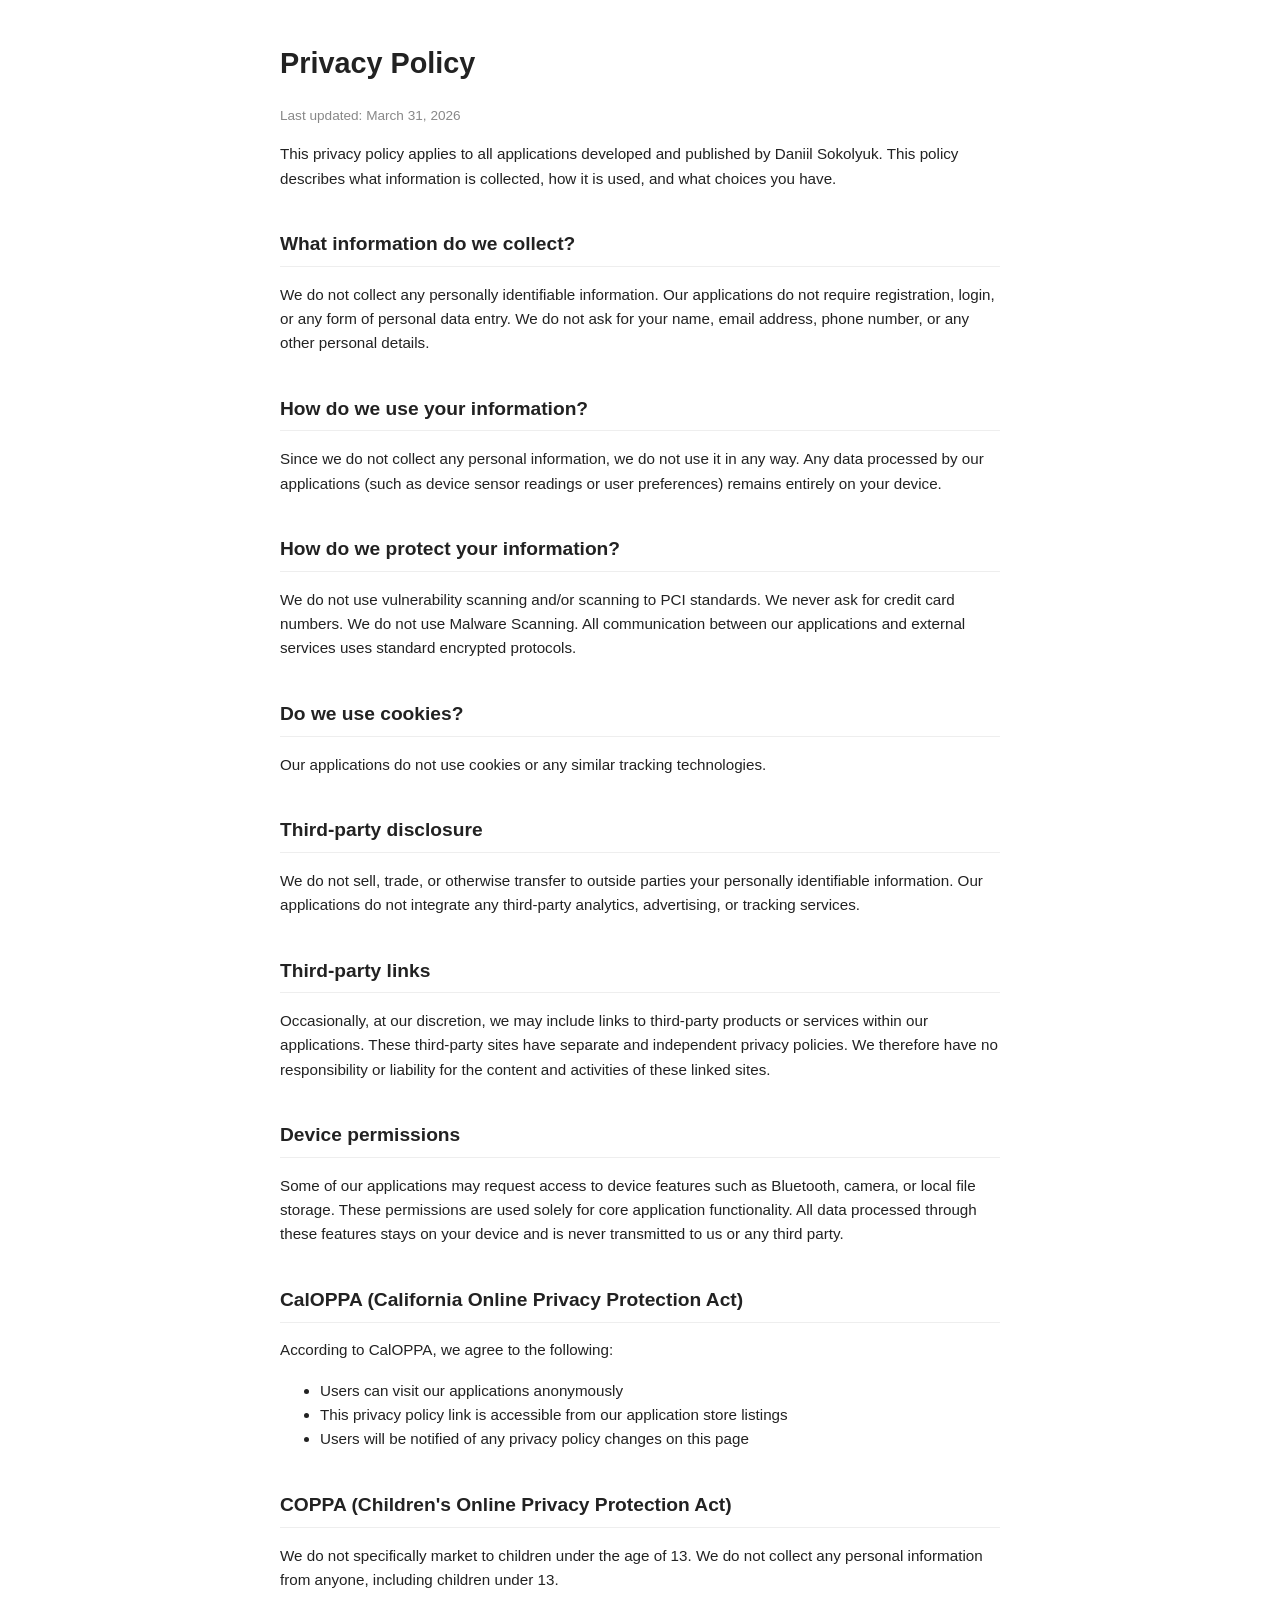
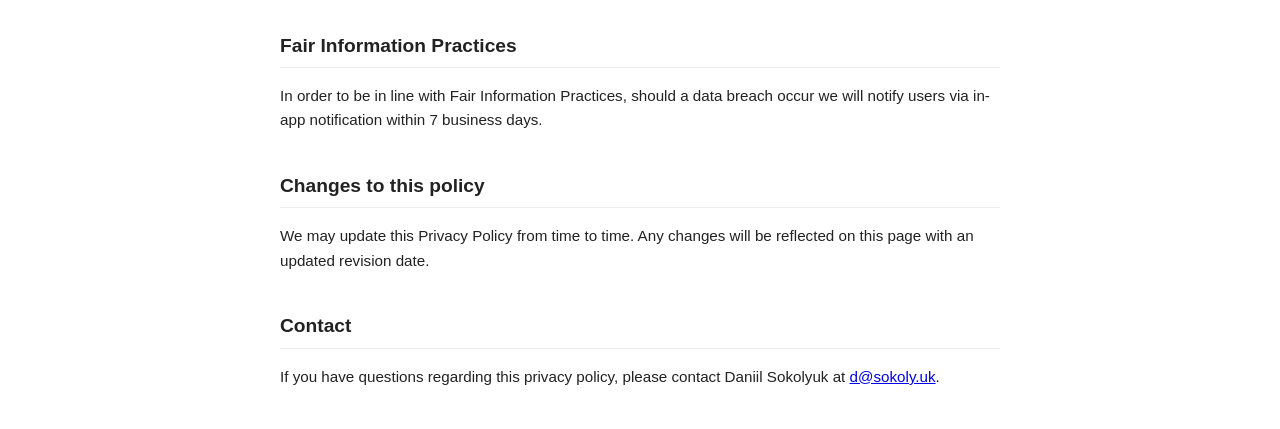
<file: bgdflasher/privacy/index.html>
<!DOCTYPE html>
<html lang="en">
<head>
    <meta charset="UTF-8">
    <meta name="viewport" content="width=device-width, initial-scale=1.0">
    <title>Privacy Policy — Daniil Sokolyuk</title>
    <style>
        body { font-family: -apple-system, BlinkMacSystemFont, 'Segoe UI', Roboto, sans-serif; max-width: 720px; margin: 40px auto; padding: 0 20px; color: #222; line-height: 1.6; }
        h1 { font-size: 1.8em; }
        h2 { font-size: 1.2em; margin-top: 2em; border-bottom: 1px solid #eee; padding-bottom: 0.3em; }
        p, li { font-size: 0.95em; }
        .updated { color: #888; font-size: 0.85em; }
    </style>
</head>
<body>
    <h1>Privacy Policy</h1>
    <p class="updated">Last updated: March 31, 2026</p>

    <p>This privacy policy applies to all applications developed and published by Daniil Sokolyuk. This policy describes what information is collected, how it is used, and what choices you have.</p>

    <h2>What information do we collect?</h2>
    <p>We do not collect any personally identifiable information. Our applications do not require registration, login, or any form of personal data entry. We do not ask for your name, email address, phone number, or any other personal details.</p>

    <h2>How do we use your information?</h2>
    <p>Since we do not collect any personal information, we do not use it in any way. Any data processed by our applications (such as device sensor readings or user preferences) remains entirely on your device.</p>

    <h2>How do we protect your information?</h2>
    <p>We do not use vulnerability scanning and/or scanning to PCI standards. We never ask for credit card numbers. We do not use Malware Scanning. All communication between our applications and external services uses standard encrypted protocols.</p>

    <h2>Do we use cookies?</h2>
    <p>Our applications do not use cookies or any similar tracking technologies.</p>

    <h2>Third-party disclosure</h2>
    <p>We do not sell, trade, or otherwise transfer to outside parties your personally identifiable information. Our applications do not integrate any third-party analytics, advertising, or tracking services.</p>

    <h2>Third-party links</h2>
    <p>Occasionally, at our discretion, we may include links to third-party products or services within our applications. These third-party sites have separate and independent privacy policies. We therefore have no responsibility or liability for the content and activities of these linked sites.</p>

    <h2>Device permissions</h2>
    <p>Some of our applications may request access to device features such as Bluetooth, camera, or local file storage. These permissions are used solely for core application functionality. All data processed through these features stays on your device and is never transmitted to us or any third party.</p>

    <h2>CalOPPA (California Online Privacy Protection Act)</h2>
    <p>According to CalOPPA, we agree to the following:</p>
    <ul>
        <li>Users can visit our applications anonymously</li>
        <li>This privacy policy link is accessible from our application store listings</li>
        <li>Users will be notified of any privacy policy changes on this page</li>
    </ul>

    <h2>COPPA (Children's Online Privacy Protection Act)</h2>
    <p>We do not specifically market to children under the age of 13. We do not collect any personal information from anyone, including children under 13.</p>

    <h2>Fair Information Practices</h2>
    <p>In order to be in line with Fair Information Practices, should a data breach occur we will notify users via in-app notification within 7 business days.</p>

    <h2>Changes to this policy</h2>
    <p>We may update this Privacy Policy from time to time. Any changes will be reflected on this page with an updated revision date.</p>

    <h2>Contact</h2>
    <p>If you have questions regarding this privacy policy, please contact Daniil Sokolyuk at <a href="mailto:d@sokoly.uk">d@sokoly.uk</a>.</p>
</body>
</html>
</file>
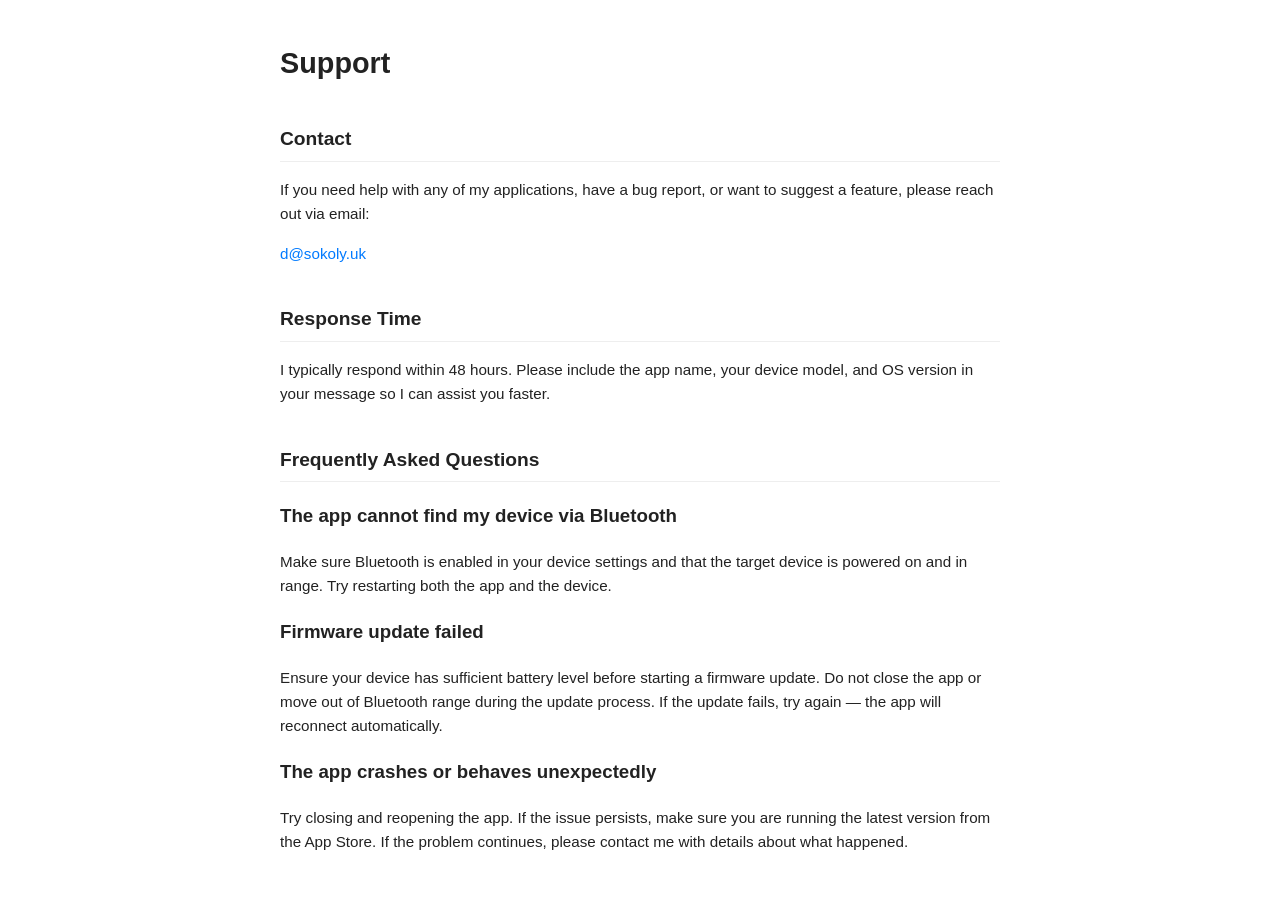
<file: bgdflasher/support/index.html>
<!DOCTYPE html>
<html lang="en">
<head>
    <meta charset="UTF-8">
    <meta name="viewport" content="width=device-width, initial-scale=1.0">
    <title>Support — Daniil Sokolyuk</title>
    <style>
        body { font-family: -apple-system, BlinkMacSystemFont, 'Segoe UI', Roboto, sans-serif; max-width: 720px; margin: 40px auto; padding: 0 20px; color: #222; line-height: 1.6; }
        h1 { font-size: 1.8em; }
        h2 { font-size: 1.2em; margin-top: 2em; border-bottom: 1px solid #eee; padding-bottom: 0.3em; }
        p, li { font-size: 0.95em; }
        a { color: #007aff; text-decoration: none; }
        a:hover { text-decoration: underline; }
    </style>
</head>
<body>
    <h1>Support</h1>

    <h2>Contact</h2>
    <p>If you need help with any of my applications, have a bug report, or want to suggest a feature, please reach out via email:</p>
    <p><a href="mailto:d@sokoly.uk">d@sokoly.uk</a></p>

    <h2>Response Time</h2>
    <p>I typically respond within 48 hours. Please include the app name, your device model, and OS version in your message so I can assist you faster.</p>

    <h2>Frequently Asked Questions</h2>

    <h3>The app cannot find my device via Bluetooth</h3>
    <p>Make sure Bluetooth is enabled in your device settings and that the target device is powered on and in range. Try restarting both the app and the device.</p>

    <h3>Firmware update failed</h3>
    <p>Ensure your device has sufficient battery level before starting a firmware update. Do not close the app or move out of Bluetooth range during the update process. If the update fails, try again — the app will reconnect automatically.</p>

    <h3>The app crashes or behaves unexpectedly</h3>
    <p>Try closing and reopening the app. If the issue persists, make sure you are running the latest version from the App Store. If the problem continues, please contact me with details about what happened.</p>
</body>
</html>
</file>
